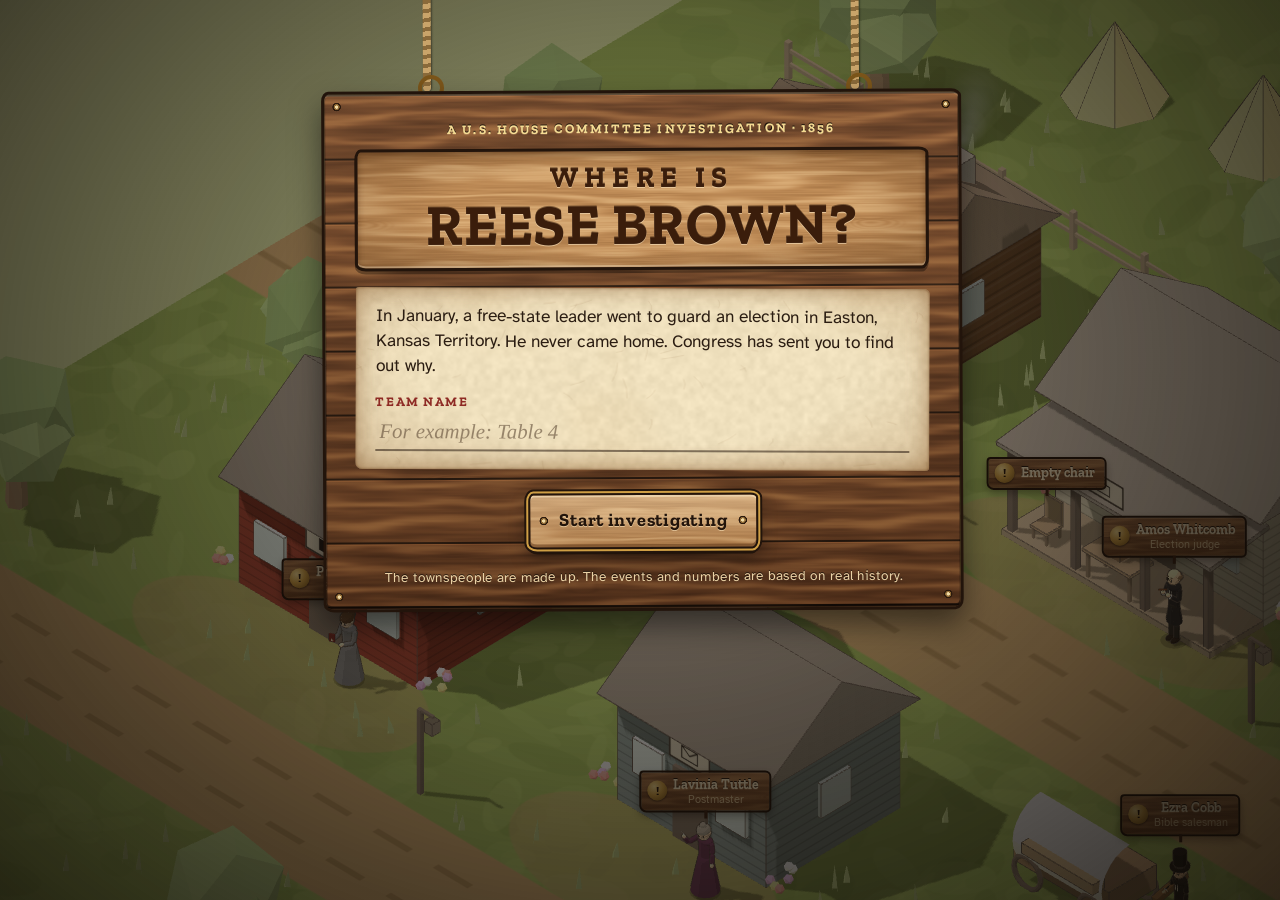
<file: index.html>
<!doctype html>
<html lang="en">
<head>
<meta charset="utf-8">
<meta name="viewport" content="width=device-width, initial-scale=1, viewport-fit=cover">
<title>Where Is Reese Brown?</title>
<meta name="description" content="An investigation game set in Easton, Kansas Territory, 1856.">
<link rel="preconnect" href="https://fonts.googleapis.com">
<link rel="preconnect" href="https://fonts.gstatic.com" crossorigin>
<link rel="stylesheet" href="https://fonts.googleapis.com/css2?family=Atkinson+Hyperlegible:ital,wght@0,400;0,700;1,400&family=IM+Fell+English:ital@0;1&family=Zilla+Slab:wght@600;700&display=swap">
<link rel="stylesheet" href="css/game.css">
<script src="js/ui-textures.js"></script>
</head>
<body>
<!-- Carved icons, drawn once and reused -->
<svg width="0" height="0" style="position:absolute" aria-hidden="true" focusable="false">
  <symbol id="i-book" viewBox="0 0 24 24"><path d="M3 5.5C5.5 4.3 8.6 4.2 11 5.6V19c-2.4-1.3-5.5-1.2-8 0z M21 5.5c-2.5-1.2-5.6-1.3-8 .1V19c2.4-1.3 5.5-1.2 8 0z" fill="currentColor"/></symbol>
  <symbol id="i-lens" viewBox="0 0 24 24"><circle cx="10" cy="10" r="6" fill="none" stroke="currentColor" stroke-width="3"/><path d="M14.5 14.5 20 20" stroke="currentColor" stroke-width="3.4" stroke-linecap="round"/></symbol>
  <symbol id="i-gear" viewBox="0 0 24 24"><path d="M10.3 2h3.4l.5 2.6 1.8.8 2.2-1.5 2.4 2.4-1.5 2.2.8 1.8 2.6.5v3.4l-2.6.5-.8 1.8 1.5 2.2-2.4 2.4-2.2-1.5-1.8.8-.5 2.6h-3.4l-.5-2.6-1.8-.8-2.2 1.5-2.4-2.4 1.5-2.2-.8-1.8L2 13.7v-3.4l2.6-.5.8-1.8-1.5-2.2 2.4-2.4 2.2 1.5 1.8-.8zM12 8.6a3.4 3.4 0 1 0 0 6.8 3.4 3.4 0 0 0 0-6.8z" fill="currentColor" fill-rule="evenodd"/></symbol>
  <symbol id="i-door" viewBox="0 0 24 24"><path d="M5 3h10v18H5z M13 12.5h-1.6" fill="none" stroke="currentColor" stroke-width="2.4" stroke-linejoin="round"/><path d="M17 8l4 4-4 4M21 12h-7" fill="none" stroke="currentColor" stroke-width="2.4" stroke-linecap="round" stroke-linejoin="round"/></symbol>
</svg>

<div id="app">
  <div id="world" aria-label="The town of Easton. Walk with W A S D or the arrow keys, or click the ground."></div>
  <div id="fallback" class="fallback" hidden></div>

  <header id="hud" class="hud" hidden>
    <div class="hud-plaque">
      <span class="hud-title">Where Is Reese Brown?</span>
      <span class="hud-sub">Easton, Kansas Territory &middot; June 1856 &middot; <span id="hudTime">Afternoon</span></span>
    </div>
    <nav class="hud-actions" aria-label="Game">
      <button type="button" id="noteBtn" class="btn btn-tile"><svg class="ico" aria-hidden="true"><use href="#i-book"/></svg><span>Notebook</span><span id="noteBadge" class="badge" hidden></span></button>
      <button type="button" id="solveBtn" class="btn btn-brass btn-tile" disabled><svg class="ico" aria-hidden="true"><use href="#i-lens"/></svg><span>Solve the case</span></button>
      <button type="button" id="menuBtn" class="btn btn-tile btn-round" aria-label="Menu"><svg class="ico" aria-hidden="true"><use href="#i-gear"/></svg></button>
    </nav>
  </header>

  <div id="lead" class="lead" hidden></div>
  <button type="button" id="prompt" class="prompt" hidden></button>
  <div id="controlsHint" class="controls-hint" hidden>
    <div class="keypad" aria-hidden="true"><kbd class="k-w">W</kbd><kbd>A</kbd><kbd>S</kbd><kbd>D</kbd></div>
    <div class="controls-text">
      <p><strong>Walk</strong> with W A S D, the arrow keys, or by clicking the ground.</p>
      <p><strong>Talk</strong> by walking up to someone and pressing <kbd>E</kbd>, or click them.</p>
      <p><kbd>N</kbd> opens your notebook. The mouse wheel zooms.</p>
    </div>
  </div>

  <!-- Title: a sign hanging over the town -->
  <section id="title" class="title-screen" aria-labelledby="titleH">
    <div class="sign">
      <span class="rope rope-l" aria-hidden="true"></span>
      <span class="rope rope-r" aria-hidden="true"></span>
      <div class="sign-board">
        <p class="sign-eyebrow">A U.S. House committee investigation &middot; 1856</p>
        <h1 id="titleH" class="sign-title"><span>Where Is</span> Reese Brown?</h1>
        <div class="sign-paper">
          <p class="title-lede">In January, a free-state leader went to guard an election in Easton, Kansas Territory. He never came home. Congress has sent you to find out why.</p>
          <label class="field-label" for="teamName">Team name</label>
          <input id="teamName" type="text" maxlength="60" placeholder="For example: Table 4" autocomplete="off">
        </div>
        <div class="title-actions">
          <button type="button" id="continueBtn" class="btn btn-brass btn-lg" hidden>Continue</button>
          <button type="button" id="startBtn" class="btn btn-brass btn-lg">Start investigating</button>
        </div>
        <p class="title-note">The townspeople are made up. The events and numbers are based on real history.</p>
      </div>
    </div>
  </section>

  <!-- Intro: framed pictures on a wooden board -->
  <section id="intro" class="intro" hidden aria-labelledby="introTitle">
    <div class="intro-card">
      <div class="intro-top">
        <button type="button" class="tag" data-readaloud aria-pressed="false">Read aloud: off</button>
        <p id="introYear" class="intro-year"></p>
        <button type="button" id="introSkip" class="tag">Skip intro</button>
      </div>
      <div class="intro-frame"><div id="introArt" class="intro-art"></div></div>
      <div class="intro-copy">
        <h2 id="introTitle"></h2>
        <p id="introText" class="intro-text"></p>
        <p id="introHint" class="intro-hint"></p>
      </div>
      <div class="intro-nav">
        <button type="button" id="introBack" class="arrow arrow-l">Back</button>
        <div id="introDots" class="dots" aria-hidden="true"></div>
        <button type="button" id="introNext" class="arrow arrow-r">Next</button>
      </div>
    </div>
  </section>

  <!-- Talking scene -->
  <section id="scene" class="scene" hidden role="dialog" aria-modal="true" aria-labelledby="dialogName">
    <div id="sceneBg" class="scene-bg"></div>
    <img id="scenePortrait" class="scene-portrait" alt="">
    <div id="scenePlace" class="scene-place"></div>
    <button type="button" id="sceneLeave" class="btn btn-dark scene-leave"><svg class="ico" aria-hidden="true"><use href="#i-door"/></svg>Leave</button>
    <div id="scenePapers" class="scene-papers" hidden></div>
    <div id="dialog" class="dialog">
      <div id="dialogName" class="dialog-name"></div>
      <p id="dialogText" class="dialog-text" aria-live="polite"></p>
      <div id="dialogMenu" class="dialog-menu" hidden></div>
      <div class="dialog-foot">
        <button type="button" class="link-btn" data-readaloud aria-pressed="false">Read aloud: off</button>
        <button type="button" id="dialogNext" class="dialog-next">Next &#9656;</button>
      </div>
    </div>
  </section>

  <!-- Notebook: an open book -->
  <section id="notebook" class="panel" hidden role="dialog" aria-modal="true" aria-labelledby="noteH">
    <div class="book">
      <div class="book-tabs" role="tablist" aria-label="Notebook sections">
        <button type="button" role="tab" data-tab="clue">Clues</button>
        <button type="button" role="tab" data-tab="history">History</button>
        <button type="button" role="tab" data-tab="who">Who decides?</button>
        <button type="button" role="tab" data-tab="timeline">Timeline</button>
      </div>
      <div class="book-page book-left">
        <h2 id="noteH" class="page-title">Clues</h2>
        <div id="noteBody"></div>
      </div>
      <div class="book-page book-right">
        <div id="noteSide"></div>
      </div>
      <span class="book-ribbon" aria-hidden="true"></span>
      <button type="button" id="noteClose" class="btn btn-dark book-close">Close</button>
    </div>
  </section>

  <!-- Solve -->
  <section id="solve" class="panel" hidden role="dialog" aria-modal="true" aria-labelledby="solveH">
    <div class="panel-card panel-wide">
      <div class="panel-head">
        <h2 id="solveH">Solve the case</h2>
        <button type="button" id="solveClose" class="btn btn-dark">Back to town</button>
      </div>
      <ol id="solveSteps" class="steps"></ol>
      <div id="solveBody" class="panel-body solve-body"></div>
      <div class="panel-foot">
        <button type="button" id="solveBack" class="btn btn-dark">Back</button>
        <button type="button" id="solveNext" class="btn btn-brass">Next</button>
      </div>
    </div>
  </section>

  <!-- Report -->
  <section id="report" class="panel" hidden role="dialog" aria-modal="true" aria-labelledby="reportH">
    <div class="panel-card panel-wide">
      <div class="panel-head">
        <h2 id="reportH">Case report</h2>
        <button type="button" id="reportClose" class="btn btn-dark">Back to town</button>
      </div>
      <div class="panel-body">
        <p class="note-lead">Copy this and paste it into Google Classroom.</p>
        <pre id="reportText" class="report-text"></pre>
      </div>
      <div class="panel-foot">
        <button type="button" id="reportPrint" class="btn btn-dark">Print</button>
        <button type="button" id="reportCopy" class="btn btn-brass">Copy report</button>
      </div>
    </div>
  </section>

  <!-- Menu -->
  <section id="menu" class="panel" hidden role="dialog" aria-modal="true" aria-labelledby="menuH">
    <div class="panel-card panel-narrow">
      <div class="panel-head"><h2 id="menuH">Menu</h2></div>
      <div class="menu-list">
        <button type="button" id="menuResume" class="btn btn-brass">Back to the game</button>
        <button type="button" class="btn btn-switch" data-readaloud aria-pressed="false">Read aloud: off</button>
        <button type="button" id="qualityBtn" class="btn">Graphics: high</button>
        <button type="button" id="menuIntro" class="btn">Replay the intro</button>
        <button type="button" id="teacherBtn" class="btn">Teacher: open the case questions now</button>
        <button type="button" id="resetBtn" class="btn btn-danger">Start over</button>
      </div>
    </div>
  </section>

  <div id="toasts" class="toasts" aria-live="polite"></div>
</div>

<script src="js/vendor/three.min.js"></script>
<script src="art/manifest.js"></script>
<script src="js/data.js"></script>
<script src="js/art.js"></script>
<script src="js/models.js"></script>
<script src="js/world.js"></script>
<script src="js/game.js"></script>
</body>
</html>
</file>
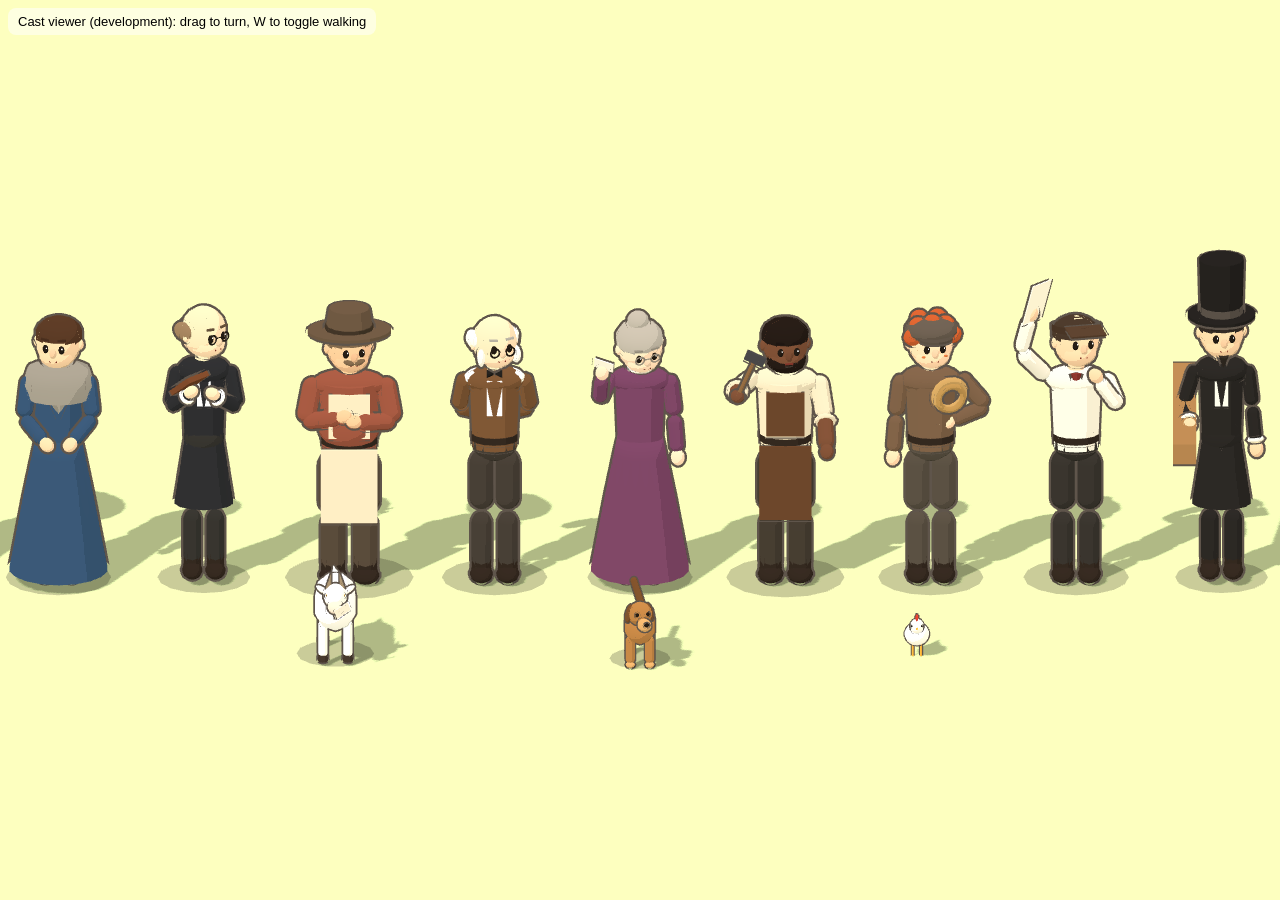
<file: cast.html>
<!doctype html>
<html lang="en"><head><meta charset="utf-8"><title>Cast viewer</title>
<style>html,body{margin:0;height:100%;background:#cfd9c4;overflow:hidden;font-family:sans-serif}#c{width:100%;height:100%;display:block}
#bar{position:fixed;left:8px;top:8px;background:#fff8;padding:6px 10px;border-radius:8px;font-size:13px}</style></head>
<body><div id="bar">Cast viewer (development): drag to turn, W to toggle walking</div><canvas id="c"></canvas>
<script src="js/vendor/three.min.js"></script>
<script src="art/manifest.js"></script>
<script src="js/art.js"></script>
<script src="js/models.js"></script>
<script>
const T = THREE, cv = document.getElementById('c');
const r = new T.WebGLRenderer({ canvas: cv, antialias: true });
r.outputEncoding = T.sRGBEncoding; r.setPixelRatio(Math.min(devicePixelRatio, 2)); r.shadowMap.enabled = true;
const scene = new T.Scene(); scene.background = new T.Color(0xcfd9c4);
const g = new Uint8Array([90,90,90,255,175,175,175,255,255,255,255,255]); const grad = new T.DataTexture(g, 3, 1, T.RGBAFormat); grad.minFilter = grad.magFilter = T.NearestFilter; grad.needsUpdate = true;
Models.init(grad);
scene.add(new T.HemisphereLight(0xfff4dc, 0x6f7a52, 0.75));
const sun = new T.DirectionalLight(0xfff1d6, 0.95); sun.position.set(-6, 10, 8); sun.castShadow = true; sun.shadow.mapSize.set(2048, 2048);
Object.assign(sun.shadow.camera, { left: -10, right: 10, top: 10, bottom: -10 }); scene.add(sun);
const ground = new T.Mesh(new T.PlaneGeometry(40, 40), new T.MeshToonMaterial({ color: 0x93ad5c, gradientMap: grad })); ground.rotation.x = -Math.PI/2; ground.receiveShadow = true; scene.add(ground);
const ids = ['player','mrsbrown','whitcomb','pruitt','pike','tuttle','grayson','byrne','bell','cobb','hale'];
const cast = ids.map((id, i) => { const m = Models.human(id); m.root.position.set((i - (ids.length-1)/2) * 1.05, 0, 0); scene.add(m.root); return m; });
const goat = Models.goat(); goat.root.position.set(-2.2, 0, 1.6); scene.add(goat.root);
const dog = Models.dog(); dog.root.position.set(0, 0, 1.7); scene.add(dog.root);
const hen = Models.chicken(); hen.root.position.set(2, 0, 1.6); scene.add(hen.root);
const params = new URLSearchParams(location.search);
const zoom = +(params.get('zoom') || 6.5), yawStart = +(params.get('yaw') || 0);
const cam = new T.OrthographicCamera(-1, 1, 1, -1, 0.1, 100);
let yaw = yawStart, walking = params.get('walk') === '1';
function place() { const a = innerWidth / innerHeight; cam.left = -zoom * a / 2; cam.right = zoom * a / 2; cam.top = zoom / 2; cam.bottom = -zoom / 2; cam.updateProjectionMatrix();
  const el = +(params.get('el') || 0.35); cam.position.set(Math.sin(yaw) * 20 * Math.cos(el), 20 * Math.sin(el) + 1, Math.cos(yaw) * 20 * Math.cos(el)); cam.lookAt(+(params.get('tx') || 0), +(params.get('ty') || 1), 0); cam.position.x += +(params.get('tx') || 0); }
let drag = null; cv.onpointerdown = e => drag = e.clientX; onpointerup = () => drag = null; onpointermove = e => { if (drag !== null) { yaw -= (e.clientX - drag) * 0.01; drag = e.clientX; } };
onkeydown = e => { if (e.key === 'w') walking = !walking; };
const clock = new T.Clock();
function tick() { requestAnimationFrame(tick); const dt = Math.min(clock.getDelta(), 0.05); place();
  cast.forEach(m => Models.animate(m, dt, { moving: walking, speed: 1.4 }));
  [goat, dog].forEach(m => Models.animate(m, dt, { moving: walking, speed: 1 })); Models.animate(hen, dt, { moving: walking });
  r.setSize(innerWidth, innerHeight, false); r.render(scene, cam); }
tick();
</script></body></html>
</file>
<file: css/game.css>
/* Where Is Reese Brown? A carved-wood interface for an 1856 frontier town.
   Planks, nails, brass and parchment, all generated in code (js/ui-textures.js).
   Wood carries the chrome; parchment carries anything students read. */
:root {
  /* wood, darkest to lightest */
  --wood-0: #22140b;
  --wood-1: #3a2214;
  --wood-2: #5a3620;
  --wood-3: #7a4b2a;
  --wood-4: #b8854f;
  --wood-5: #dcb07a;
  /* paper and ink */
  --paper: #efe0bd;
  --paper-2: #e2cb98;
  --paper-burn: rgba(112, 62, 18, 0.5);
  --ink: #2b1d12;
  --ink-soft: #5e4a36;
  /* metal, wax, and states */
  --brass-hi: #f6dc94;
  --brass: #cf9f45;
  --brass-lo: #7c561a;
  --wax: #8e2a24;
  --good: #3c6a43;
  --look: #9a4a1c;
  --carve: #f6e5c1;
  --sky-top: #9cc6df;
  --sky-bottom: #e8e6cf;
  --display: "Zilla Slab", Rockwell, Georgia, serif;
  --print: "IM Fell English", "Iowan Old Style", Georgia, serif;
  --body: "Atkinson Hyperlegible", "Segoe UI", Verdana, sans-serif;
  /* shared pieces */
  --nail: radial-gradient(circle, #f1dca6 0 1.4px, #8f6a35 1.9px 2.8px, #2a190d 3.2px 4px, transparent 4.5px);
  --bevel: inset 0 2px 0 rgba(255, 226, 180, 0.22), inset 0 -3px 0 rgba(0, 0, 0, 0.38), inset 0 0 0 1px rgba(0, 0, 0, 0.35);
  --lift: 0 14px 30px rgba(0, 0, 0, 0.5);
  --burn: inset 0 0 24px rgba(112, 62, 18, 0.5), inset 0 0 3px rgba(80, 40, 10, 0.7);
  color-scheme: dark;
}

* { box-sizing: border-box; }
[hidden] { display: none !important; }
html, body { height: 100%; margin: 0; }
body {
  background: var(--wood-0);
  color: var(--carve);
  font-family: var(--body);
  font-size: 17px;
  line-height: 1.45;
  overflow: hidden;
  -webkit-font-smoothing: antialiased;
}
button { font: inherit; color: inherit; }
.sr-only { position: absolute; width: 1px; height: 1px; overflow: hidden; clip: rect(0 0 0 0); white-space: nowrap; }
.ico { width: 1.25em; height: 1.25em; flex: none; }

#app { position: fixed; inset: 0; overflow: hidden; }
#world { position: absolute; inset: 0; background: linear-gradient(180deg, var(--sky-top) 0%, var(--sky-bottom) 70%); }
.world-canvas { position: relative; display: block; width: 100%; height: 100%; touch-action: none; cursor: pointer; }
.stars {
  position: absolute; inset: 0; opacity: 0; pointer-events: none;
  background-image:
    radial-gradient(1.5px 1.5px at 12% 8%, #fff 99%, transparent), radial-gradient(1px 1px at 27% 18%, #fff 99%, transparent),
    radial-gradient(1.5px 1.5px at 41% 6%, #fff 99%, transparent), radial-gradient(1px 1px at 58% 14%, #fff 99%, transparent),
    radial-gradient(2px 2px at 72% 5%, #fff6d8 99%, transparent), radial-gradient(1px 1px at 86% 20%, #fff 99%, transparent),
    radial-gradient(1.5px 1.5px at 6% 26%, #fff 99%, transparent), radial-gradient(1px 1px at 34% 30%, #fff 99%, transparent),
    radial-gradient(1.5px 1.5px at 64% 27%, #fff 99%, transparent), radial-gradient(1px 1px at 93% 9%, #fff 99%, transparent);
}

/* ============ Materials ============ */

/* Planked wood boards with a nail in each corner */
.hud-plaque, .controls-hint, .sign-board, .intro-card, .panel-card, .fallback, .scene-place {
  background-color: var(--wood-3);
  background-image: var(--nail), var(--nail), var(--nail), var(--nail),
    linear-gradient(180deg, rgba(255, 230, 190, 0.07), rgba(0, 0, 0, 0.2)), var(--tex-planks);
  background-position: 7px 7px, calc(100% - 7px) 7px, 7px calc(100% - 7px), calc(100% - 7px) calc(100% - 7px), 0 0, 0 0;
  background-size: 11px 11px, 11px 11px, 11px 11px, 11px 11px, 100% 100%, 512px 256px;
  background-repeat: no-repeat, no-repeat, no-repeat, no-repeat, no-repeat, repeat;
  border: 3px solid var(--wood-0);
  border-radius: 7px 10px 8px 11px / 10px 7px 11px 8px;
  box-shadow: var(--bevel), var(--lift);
  color: var(--carve);
}
/* Darker stained boards */
.hud-plaque, .controls-hint, .scene-place, .book {
  background-color: var(--wood-1);
  background-image: var(--nail), var(--nail), var(--nail), var(--nail),
    linear-gradient(180deg, rgba(255, 230, 190, 0.06), rgba(0, 0, 0, 0.22)), var(--tex-planks-dark);
}
/* Parchment */
.sign-paper, .intro-copy, .panel-body, .book-page, .lead, .toast, .dialog::before {
  background-color: var(--paper);
  background-image: radial-gradient(ellipse at 50% 45%, transparent 55%, rgba(120, 70, 20, 0.22) 100%), var(--tex-paper);
  background-size: 100% 100%, 384px 384px;
  color: var(--ink);
  box-shadow: var(--burn);
}
/* Carved lettering: cut into the wood, lit from above */
.hud-title, .panel-head h2, .sign-eyebrow, .scene-place, .label-name, .dialog-name, .controls-text strong {
  font-family: var(--display);
  color: var(--carve);
  text-shadow: 0 -1px 0 rgba(0, 0, 0, 0.75), 0 1px 0 rgba(255, 220, 170, 0.18);
}

/* ============ Buttons ============ */
.btn {
  display: inline-flex; align-items: center; justify-content: center; gap: 0.5em;
  min-height: 44px; padding: 0.4em 1.1em;
  background-color: var(--wood-4);
  background-image: linear-gradient(180deg, rgba(255, 240, 210, 0.25), rgba(80, 40, 10, 0.18)), var(--tex-board-light);
  background-size: 100% 100%, 512px 96px;
  color: var(--wood-0);
  border: 2px solid var(--wood-0);
  border-radius: 5px 8px 6px 9px / 8px 5px 9px 6px;
  box-shadow: inset 0 2px 0 rgba(255, 238, 205, 0.55), inset 0 -3px 0 rgba(70, 35, 10, 0.4), 0 3px 0 var(--wood-0), 0 7px 14px rgba(0, 0, 0, 0.35);
  font-family: var(--display); font-weight: 700; letter-spacing: 0.04em;
  text-shadow: 0 1px 0 rgba(255, 232, 190, 0.6);
  cursor: pointer;
  transition: transform 0.08s ease, filter 0.15s ease, box-shadow 0.08s ease;
}
.btn:hover { filter: brightness(1.07) saturate(1.05); }
.btn:active { transform: translateY(2px); box-shadow: inset 0 2px 0 rgba(255, 238, 205, 0.4), inset 0 -2px 0 rgba(70, 35, 10, 0.4), 0 1px 0 var(--wood-0), 0 3px 8px rgba(0, 0, 0, 0.3); }
.btn:disabled { filter: grayscale(0.7) brightness(0.8); opacity: 0.7; cursor: not-allowed; transform: none; }
.btn:focus-visible, .ask:focus-visible, .link-btn:focus-visible, .label:focus-visible, .prompt:focus-visible, .tag:focus-visible, .arrow:focus-visible, .book-tabs button:focus-visible, .pick:focus-within {
  outline: 3px solid var(--brass-hi); outline-offset: 3px;
}
/* Main action: the plank gets a brass trim and rivets */
.btn-brass {
  background-image: var(--nail), var(--nail), linear-gradient(180deg, rgba(255, 240, 210, 0.3), rgba(80, 40, 10, 0.15)), var(--tex-board-light);
  background-position: 8px 50%, calc(100% - 8px) 50%, 0 0, 0 0;
  background-size: 11px 11px, 11px 11px, 100% 100%, 512px 96px;
  background-repeat: no-repeat, no-repeat, no-repeat, repeat;
  padding-inline: 1.6em;
  box-shadow: 0 0 0 2px var(--brass), 0 0 0 4px var(--wood-0), inset 0 2px 0 rgba(255, 238, 205, 0.55), inset 0 -3px 0 rgba(70, 35, 10, 0.4), 0 5px 0 var(--wood-0), 0 9px 18px rgba(0, 0, 0, 0.4);
}
.btn-brass:active { box-shadow: 0 0 0 2px var(--brass), 0 0 0 4px var(--wood-0), inset 0 2px 0 rgba(255, 238, 205, 0.4), 0 2px 0 var(--wood-0); }
/* Dark stained plank with carved lettering */
.btn-dark {
  background-color: var(--wood-1);
  background-image: linear-gradient(180deg, rgba(255, 230, 190, 0.1), rgba(0, 0, 0, 0.2)), var(--tex-board);
  color: var(--carve);
  text-shadow: 0 -1px 0 rgba(0, 0, 0, 0.7);
}
.btn-danger {
  background-color: #6e211c;
  background-image: linear-gradient(180deg, rgba(255, 200, 180, 0.15), rgba(0, 0, 0, 0.25)), var(--tex-board);
  background-blend-mode: normal, multiply;
  color: #ffe7d6;
  text-shadow: 0 -1px 0 rgba(0, 0, 0, 0.7);
}
.btn-lg { min-height: 56px; font-size: 1.15rem; }
.btn-tile { position: relative; }
.btn-round {
  width: 52px; height: 52px; min-height: 0; padding: 0; border-radius: 50%;
  background-image: radial-gradient(circle, transparent 54%, rgba(0, 0, 0, 0.25) 56%, transparent 60%), linear-gradient(180deg, rgba(255, 240, 210, 0.25), rgba(80, 40, 10, 0.18)), var(--tex-board-light);
  box-shadow: 0 0 0 3px var(--brass), 0 0 0 5px var(--wood-0), inset 0 2px 0 rgba(255, 238, 205, 0.5), 0 6px 14px rgba(0, 0, 0, 0.4);
}
.btn-round .ico { width: 30px; height: 30px; color: var(--wood-1); }
/* A brass toggle switch drawn on the plank */
.btn-switch { justify-content: space-between; }
.btn-switch::after {
  content: ""; width: 46px; height: 22px; flex: none; border-radius: 11px;
  background: radial-gradient(circle at 11px 50%, var(--brass-hi) 0 6px, var(--brass-lo) 7px 9px, transparent 9.5px), var(--wood-0);
  box-shadow: inset 0 2px 4px rgba(0, 0, 0, 0.6), 0 1px 0 rgba(255, 230, 190, 0.35);
}
.btn-switch[aria-pressed="true"]::after { background: radial-gradient(circle at 35px 50%, var(--brass-hi) 0 6px, var(--brass-lo) 7px 9px, transparent 9.5px), var(--good); }
.link-btn { background: none; border: 0; padding: 0.2em 0; cursor: pointer; text-decoration: underline; text-underline-offset: 3px; }
.badge {
  position: absolute; top: -9px; right: -9px;
  display: grid; place-items: center; min-width: 24px; height: 24px; padding: 0 5px;
  border-radius: 50%;
  background: radial-gradient(circle at 40% 35%, #b8443b, var(--wax) 60%, #5a1612);
  color: #ffe9dc; font-family: var(--body); font-size: 0.78rem; font-weight: 700; text-shadow: none;
  box-shadow: 0 0 0 2px rgba(90, 22, 18, 0.6), 0 2px 4px rgba(0, 0, 0, 0.45);
}
kbd {
  display: inline-grid; place-items: center; min-width: 1.9em; height: 1.9em; padding: 0 0.3em;
  background-color: var(--wood-4);
  background-image: linear-gradient(180deg, rgba(255, 240, 210, 0.35), rgba(80, 40, 10, 0.2)), var(--tex-board-light);
  background-size: 100% 100%, 256px 48px;
  color: var(--wood-0);
  border: 1.5px solid var(--wood-0); border-radius: 5px;
  box-shadow: inset 0 1px 0 rgba(255, 240, 210, 0.6), 0 2px 0 var(--wood-0);
  font-family: var(--display); font-size: 0.85em; font-weight: 700; text-shadow: 0 1px 0 rgba(255, 232, 190, 0.6);
}

/* ============ HUD ============ */
.hud {
  position: absolute; top: 0; left: 0; right: 0; z-index: 5;
  display: flex; align-items: flex-start; justify-content: space-between; gap: 12px; flex-wrap: wrap;
  padding: calc(10px + env(safe-area-inset-top, 0px)) 16px 10px;
  pointer-events: none;
}
.hud > * { pointer-events: auto; }
.hud-plaque { display: flex; flex-direction: column; padding: 9px 22px 10px; }
.hud-title { font-size: 1.3rem; font-weight: 700; letter-spacing: 0.02em; }
.hud-sub { color: var(--brass-hi); font-size: 0.78rem; font-weight: 700; letter-spacing: 0.12em; text-transform: uppercase; text-shadow: 0 -1px 0 rgba(0, 0, 0, 0.6); }
.hud-actions { display: flex; gap: 12px; align-items: center; flex-wrap: wrap; }

.lead {
  position: absolute; left: 18px; bottom: calc(18px + env(safe-area-inset-bottom, 0px)); z-index: 4;
  max-width: min(420px, calc(100% - 36px));
  padding: 14px 18px 14px 20px;
  border-radius: 3px 6px 4px 7px;
  transform: rotate(-1.2deg);
  box-shadow: var(--burn), 0 8px 18px rgba(0, 0, 0, 0.45);
  font-size: 1rem;
}
.lead::before, .toast::before {
  content: ""; position: absolute; top: 6px; left: 50%; width: 12px; height: 12px; margin-left: -6px; border-radius: 50%;
  background: radial-gradient(circle at 35% 30%, var(--brass-hi), var(--brass) 45%, var(--brass-lo));
  box-shadow: 0 2px 2px rgba(0, 0, 0, 0.45);
}
.lead-label { display: block; color: var(--wax); font-family: var(--display); font-size: 0.78rem; font-weight: 700; letter-spacing: 0.14em; text-transform: uppercase; }

.prompt {
  position: absolute; left: 50%; bottom: calc(24px + env(safe-area-inset-bottom, 0px)); transform: translateX(-50%); z-index: 4;
  display: inline-flex; align-items: center; gap: 10px;
  padding: 10px 20px 10px 12px;
  background-color: var(--wood-4);
  background-image: var(--nail), var(--nail), linear-gradient(180deg, rgba(255, 240, 210, 0.28), rgba(80, 40, 10, 0.18)), var(--tex-board-light);
  background-position: 6px 50%, calc(100% - 6px) 50%, 0 0, 0 0;
  background-size: 10px 10px, 10px 10px, 100% 100%, 512px 96px;
  background-repeat: no-repeat, no-repeat, no-repeat, repeat;
  border: 2px solid var(--wood-0); border-radius: 6px 9px 7px 10px;
  box-shadow: 0 0 0 2px var(--brass), 0 0 0 4px var(--wood-0), 0 8px 20px rgba(0, 0, 0, 0.45);
  color: var(--wood-0); font-family: var(--display); font-weight: 700; font-size: 1.05rem;
  text-shadow: 0 1px 0 rgba(255, 232, 190, 0.6);
  cursor: pointer;
  animation: pop 0.18s ease-out;
}
.prompt kbd { margin-left: 6px; }
@keyframes pop { from { transform: translateX(-50%) scale(0.9); opacity: 0; } }

.controls-hint {
  position: absolute; right: 18px; bottom: calc(18px + env(safe-area-inset-bottom, 0px)); z-index: 4;
  display: flex; gap: 14px; align-items: center;
  max-width: min(470px, calc(100% - 36px));
  padding: 14px 18px;
  transition: opacity 1s ease;
}
.controls-hint.fade { opacity: 0; pointer-events: none; }
.keypad { display: grid; grid-template-columns: repeat(3, 34px); grid-template-rows: 34px 34px; gap: 4px; flex: none; }
.keypad kbd { width: 34px; height: 34px; font-size: 1rem; }
.keypad .k-w { grid-column: 2; }
.controls-text { font-size: 0.88rem; line-height: 1.45; }
.controls-text p { margin: 0 0 4px; }
.controls-text p:last-child { margin: 0; }
.controls-text kbd { font-size: 0.8em; }

/* ============ Name signs over people ============ */
.labels { position: absolute; inset: 0; pointer-events: none; z-index: 2; }
.label {
  position: absolute; left: 0; top: 0; pointer-events: auto; cursor: pointer;
  display: grid; grid-template-columns: auto auto; column-gap: 6px; align-items: center;
  padding: 4px 10px 5px 6px;
  background-color: var(--wood-2);
  background-image: linear-gradient(180deg, rgba(255, 230, 190, 0.12), rgba(0, 0, 0, 0.2)), var(--tex-board);
  background-size: 100% 100%, 256px 48px;
  border: 2px solid var(--wood-0);
  border-radius: 4px 6px 5px 7px;
  box-shadow: inset 0 1px 0 rgba(255, 226, 180, 0.25), 0 4px 8px rgba(0, 0, 0, 0.35);
  font-size: 0.8rem; line-height: 1.15; white-space: nowrap;
}
.label::after { content: ""; position: absolute; left: 50%; top: 100%; width: 3px; height: 8px; margin-left: -1.5px; background: var(--wood-1); }
.label-mark {
  grid-row: span 2; width: 20px; height: 20px; border-radius: 50%; display: grid; place-items: center;
  font-family: var(--display); font-size: 0.8rem; font-weight: 700; color: var(--wood-0);
}
.label[data-mark="new"] .label-mark { background: radial-gradient(circle at 35% 30%, var(--brass-hi), var(--brass) 45%, var(--brass-lo)); box-shadow: 0 1px 2px rgba(0, 0, 0, 0.5); }
.label[data-mark="new"] .label-mark::before { content: "!"; }
.label[data-mark="done"] .label-mark { background: rgba(0, 0, 0, 0.25); color: var(--brass-hi); box-shadow: inset 0 1px 2px rgba(0, 0, 0, 0.6); }
.label[data-mark="done"] .label-mark::before { content: "\2713"; font-size: 0.72rem; }
.label-name { font-weight: 700; font-size: 0.85rem; }
.label-role { font-size: 0.7rem; color: #e8cfa2; opacity: 0.9; }
.label-chair .label-name { grid-row: span 2; }
.label.is-near { box-shadow: 0 0 0 2px var(--brass-hi), 0 4px 10px rgba(0, 0, 0, 0.4); }

/* ============ Title: a sign hanging over the town ============ */
.title-screen {
  position: absolute; inset: 0; z-index: 10;
  display: grid; place-items: start center; padding: 0 16px 24px;
  background: radial-gradient(ellipse at 50% 40%, rgba(20, 12, 6, 0.35), rgba(12, 8, 4, 0.85));
  overflow-y: auto;
}
.sign { position: relative; width: min(640px, 100%); margin-top: clamp(40px, 10vh, 110px); transform-origin: 50% -200px; animation: swing 3.2s ease-in-out 1 both; }
@keyframes swing { 0% { transform: rotate(2.4deg); } 35% { transform: rotate(-1.4deg); } 65% { transform: rotate(0.6deg); } 100% { transform: rotate(-0.3deg); } }
.rope {
  position: absolute; bottom: 100%; width: 8px; height: 100vh; z-index: -1;
  background: repeating-linear-gradient(170deg, #c9a46a 0 5px, #8a6a3a 5px 9px);
  border-radius: 4px; box-shadow: 1px 0 2px rgba(0, 0, 0, 0.5);
}
.rope-l { left: 16%; }
.rope-r { right: 16%; }
.rope::after { content: ""; position: absolute; bottom: -10px; left: 50%; width: 18px; height: 18px; margin-left: -9px; border-radius: 50%; border: 4px solid var(--brass-lo); background: transparent; }
.sign-board { padding: 26px 30px 22px; }
.sign-eyebrow { margin: 0 0 10px; color: var(--brass-hi); font-size: 0.82rem; font-weight: 700; letter-spacing: 0.16em; text-transform: uppercase; text-align: center; }
.sign-title {
  margin: 0 0 18px; padding: 12px 18px 14px;
  background-color: var(--wood-5);
  background-image: radial-gradient(ellipse at 50% 50%, transparent 50%, rgba(60, 30, 8, 0.35) 100%), var(--tex-board-light);
  background-size: 100% 100%, 512px 96px;
  border: 3px solid var(--wood-0);
  border-radius: 6px 10px 7px 11px / 10px 6px 11px 7px;
  box-shadow: inset 0 3px 6px rgba(60, 30, 8, 0.45), inset 0 -2px 0 rgba(255, 238, 205, 0.4), 0 3px 0 rgba(0, 0, 0, 0.35);
  color: #3a1d0b;
  font-family: var(--display); font-weight: 700; text-align: center; text-transform: uppercase;
  font-size: clamp(2.2rem, 6.4vw, 3.6rem); line-height: 1; letter-spacing: 0.01em; text-wrap: balance;
  text-shadow: 0 1px 0 rgba(255, 236, 200, 0.55), 0 -1px 0 rgba(40, 18, 4, 0.5);
}
.sign-title span { display: block; font-size: 0.5em; letter-spacing: 0.22em; margin-bottom: 4px; }
.sign-paper { padding: 16px 20px 18px; border-radius: 3px 6px 4px 7px; transform: rotate(0.5deg); }
.title-lede { margin: 0 0 14px; font-size: 1.08rem; max-width: 52ch; }
.field-label { display: block; margin-bottom: 2px; font-family: var(--display); font-weight: 700; font-size: 0.82rem; letter-spacing: 0.12em; text-transform: uppercase; color: var(--wax); }
#teamName, .frame input, textarea {
  width: 100%; padding: 6px 4px; border: 0; border-bottom: 2px solid rgba(43, 29, 18, 0.55); border-radius: 0;
  background: transparent; color: var(--ink);
  font-family: var(--print); font-size: 1.3rem; font-style: italic;
}
#teamName::placeholder, .frame input::placeholder, textarea::placeholder { color: rgba(94, 74, 54, 0.6); }
#teamName:focus, .frame input:focus, textarea:focus { outline: none; border-bottom-color: var(--wax); background: rgba(255, 252, 240, 0.4); }
.title-actions { display: flex; gap: 14px; flex-wrap: wrap; justify-content: center; margin-top: 22px; }
.title-note { margin: 18px 0 0; text-align: center; font-size: 0.85rem; color: #ead2a6; text-shadow: 0 -1px 0 rgba(0, 0, 0, 0.6); }

/* ============ Intro: framed pictures on a board ============ */
.intro { position: absolute; inset: 0; z-index: 10; display: grid; place-items: center; padding: 12px 16px; background: rgba(12, 8, 4, 0.9); overflow-y: auto; }
.intro-card { position: relative; width: min(1000px, 100%); padding: 14px 18px 12px; }
.intro-top { display: flex; align-items: center; justify-content: space-between; gap: 10px; margin-bottom: 10px; }
.tag {
  padding: 5px 12px; border: 2px solid var(--wood-0); border-radius: 4px 6px 5px 7px; cursor: pointer;
  background-color: var(--wood-4);
  background-image: linear-gradient(180deg, rgba(255, 240, 210, 0.25), rgba(80, 40, 10, 0.18)), var(--tex-board-light);
  background-size: 100% 100%, 256px 48px;
  color: var(--wood-0); font-family: var(--display); font-weight: 700; font-size: 0.82rem; text-shadow: 0 1px 0 rgba(255, 232, 190, 0.6);
  box-shadow: inset 0 1px 0 rgba(255, 238, 205, 0.5), 0 2px 0 var(--wood-0);
}
.intro-year {
  margin: 0; padding: 5px 18px 6px; border-radius: 4px;
  background: linear-gradient(180deg, var(--brass-hi), var(--brass) 55%, #a57a2c);
  border: 2px solid var(--brass-lo);
  box-shadow: inset 0 1px 0 rgba(255, 250, 220, 0.8), inset 0 -2px 0 rgba(90, 60, 10, 0.4), 0 2px 4px rgba(0, 0, 0, 0.45);
  color: #3b2410; font-family: var(--display); font-weight: 700; font-size: 1.05rem; letter-spacing: 0.14em; text-transform: uppercase;
  text-shadow: 0 1px 0 rgba(255, 245, 205, 0.7);
}
.intro-frame {
  padding: 11px;
  background-color: var(--wood-1);
  background-image: linear-gradient(180deg, rgba(255, 230, 190, 0.1), rgba(0, 0, 0, 0.3)), var(--tex-board);
  background-size: 100% 100%, 512px 96px;
  border: 3px solid var(--wood-0);
  box-shadow: inset 0 2px 0 rgba(255, 226, 180, 0.25), inset 0 -2px 0 rgba(0, 0, 0, 0.4), 0 4px 10px rgba(0, 0, 0, 0.45);
}
.intro-art { aspect-ratio: 1000 / 430; max-height: 42vh; width: 100%; background: #efe6cf; overflow: hidden; box-shadow: inset 0 0 0 3px rgba(0, 0, 0, 0.55), inset 0 0 22px rgba(0, 0, 0, 0.35); }
.intro-art svg, .intro-art img { display: block; width: 100%; height: 100%; object-fit: cover; }
.intro-copy { margin-top: 12px; padding: 14px 22px 16px; border-radius: 3px 6px 4px 7px; }
.intro-copy h2 { margin: 0 0 6px; font-family: var(--print); font-weight: 400; font-size: clamp(1.7rem, 3.4vw, 2.3rem); line-height: 1.05; color: var(--ink); text-wrap: balance; }
.intro-text { margin: 0; font-size: 1.12rem; max-width: 72ch; }
.intro-hint { margin: 10px 0 0; padding: 6px 12px; border-left: 4px solid var(--wax); background: rgba(142, 42, 36, 0.08); font-family: var(--print); font-style: italic; font-size: 1.12rem; max-width: 70ch; }
.intro-nav { display: flex; align-items: center; justify-content: space-between; gap: 12px; margin-top: 12px; }
.arrow {
  min-width: 150px; height: 54px; padding: 0 36px 0 22px; border: 0; cursor: pointer;
  background-color: var(--wood-4);
  background-image: linear-gradient(180deg, rgba(255, 240, 210, 0.3), rgba(80, 40, 10, 0.25)), var(--tex-board-light);
  background-size: 100% 100%, 512px 96px;
  color: var(--wood-0); font-family: var(--display); font-weight: 700; font-size: 1.05rem; letter-spacing: 0.04em;
  text-shadow: 0 1px 0 rgba(255, 232, 190, 0.6);
  clip-path: polygon(0 20%, 82% 20%, 82% 0, 100% 50%, 82% 100%, 82% 80%, 0 80%);
  filter: drop-shadow(0 3px 0 var(--wood-0)) drop-shadow(0 6px 8px rgba(0, 0, 0, 0.45));
  transition: transform 0.1s ease;
}
.arrow:hover { transform: translateX(3px); }
.arrow-l { padding: 0 22px 0 36px; clip-path: polygon(18% 0, 18% 20%, 100% 20%, 100% 80%, 18% 80%, 18% 100%, 0 50%); }
.arrow-l:hover { transform: translateX(-3px); }
.arrow:disabled { opacity: 0.35; cursor: default; transform: none; }
.dots { display: flex; gap: 8px; }
.dots span { width: 12px; height: 12px; border-radius: 50%; background: radial-gradient(circle at 35% 30%, #7a6a52, #3a2a18); box-shadow: inset 0 1px 2px rgba(0, 0, 0, 0.6); }
.dots span.past { background: radial-gradient(circle at 35% 30%, #c9a46a, #7c561a); }
.dots span.on { background: radial-gradient(circle at 35% 30%, var(--brass-hi), var(--brass) 45%, var(--brass-lo)); box-shadow: 0 0 8px rgba(246, 220, 148, 0.8); transform: scale(1.25); }

/* ============ Talking scene ============ */
.scene { position: absolute; inset: 0; z-index: 8; overflow: hidden; background: #120d0a; animation: fadein 0.25s ease-out; }
@keyframes fadein { from { opacity: 0; } }
.scene-bg { position: absolute; inset: 0; background-size: cover; background-position: center; }
.scene-portrait {
  position: absolute; left: 2%; bottom: 0; z-index: 1;
  height: min(92%, 860px); max-width: 48%; object-fit: contain; object-position: bottom left;
  filter: drop-shadow(0 12px 24px rgba(0, 0, 0, 0.45));
  animation: slidein 0.3s ease-out;
}
@keyframes slidein { from { transform: translateX(-24px); opacity: 0; } }
.scene-place {
  position: absolute; top: calc(12px + env(safe-area-inset-top, 0px)); left: 16px; z-index: 2;
  padding: 7px 28px 8px; font-size: 0.86rem; font-weight: 700; letter-spacing: 0.14em; text-transform: uppercase;
}
.scene-place:empty { display: none; }
.scene-place { background-image: linear-gradient(180deg, rgba(255, 230, 190, 0.08), rgba(0, 0, 0, 0.22)), var(--tex-planks-dark); background-position: 0 0, 0 0; background-size: 100% 100%, 512px 256px; background-repeat: no-repeat, repeat; }
.scene-leave { position: absolute; top: calc(10px + env(safe-area-inset-top, 0px)); right: 16px; z-index: 3; }
/* The dialogue box: parchment set into a dark wooden frame */
.dialog {
  position: absolute; z-index: 3; isolation: isolate;
  right: 3%; bottom: calc(3% + env(safe-area-inset-bottom, 0px));
  width: min(780px, 58%);
  padding: 34px 34px 16px;
  background-color: var(--wood-1);
  background-image: var(--nail), var(--nail), var(--nail), var(--nail), linear-gradient(180deg, rgba(255, 230, 190, 0.08), rgba(0, 0, 0, 0.25)), var(--tex-planks-dark);
  background-position: 7px 7px, calc(100% - 7px) 7px, 7px calc(100% - 7px), calc(100% - 7px) calc(100% - 7px), 0 0, 0 0;
  background-size: 11px 11px, 11px 11px, 11px 11px, 11px 11px, 100% 100%, 512px 256px;
  background-repeat: no-repeat, no-repeat, no-repeat, no-repeat, no-repeat, repeat;
  border: 3px solid var(--wood-0);
  border-radius: 8px 11px 9px 12px / 11px 8px 12px 9px;
  box-shadow: var(--bevel), 0 18px 40px rgba(0, 0, 0, 0.55);
  color: var(--ink);
  cursor: pointer;
}
.dialog::before { content: ""; position: absolute; inset: 14px; z-index: -1; border-radius: 3px 5px 4px 6px; }
.dialog-name {
  position: absolute; top: -20px; left: 30px;
  padding: 6px 20px 7px;
  background-color: var(--wood-2);
  background-image: var(--nail), var(--nail), linear-gradient(180deg, rgba(255, 230, 190, 0.14), rgba(0, 0, 0, 0.18)), var(--tex-board);
  background-position: 5px 50%, calc(100% - 5px) 50%, 0 0, 0 0;
  background-size: 9px 9px, 9px 9px, 100% 100%, 512px 96px;
  background-repeat: no-repeat, no-repeat, no-repeat, repeat;
  border: 2px solid var(--wood-0); border-radius: 5px 7px 6px 8px;
  box-shadow: inset 0 1px 0 rgba(255, 226, 180, 0.3), 0 4px 8px rgba(0, 0, 0, 0.45);
  font-weight: 700; font-size: 1.15rem; letter-spacing: 0.03em;
}
.dialog-name:empty { display: none; }
.dialog.is-you .dialog-name {
  background-color: var(--paper); background-image: var(--tex-paper); background-size: 384px 384px;
  color: var(--ink); text-shadow: none; font-family: var(--print); font-style: italic; letter-spacing: 0;
}
.dialog-text { margin: 0; min-height: 3.2em; font-size: clamp(1.1rem, 1.6vw, 1.3rem); line-height: 1.5; }
.dialog-menu { display: grid; gap: 8px; margin-top: 12px; cursor: default; }
/* Question boards: light planks with a brass stud */
.ask {
  position: relative;
  display: grid; grid-template-columns: 2em 1fr auto; align-items: center; gap: 10px;
  width: 100%; padding: 8px 12px 8px 8px; text-align: left; cursor: pointer;
  background-color: var(--wood-4);
  background-image: linear-gradient(180deg, rgba(255, 240, 210, 0.3), rgba(80, 40, 10, 0.15)), var(--tex-board-light);
  background-size: 100% 100%, 512px 96px;
  border: 2px solid var(--wood-0); border-radius: 4px 7px 5px 8px / 7px 4px 8px 5px;
  box-shadow: inset 0 2px 0 rgba(255, 238, 205, 0.5), inset 0 -2px 0 rgba(70, 35, 10, 0.35), 0 2px 0 var(--wood-0);
  color: var(--wood-0); font-family: var(--body); font-weight: 700; font-size: 1.02rem;
  text-shadow: 0 1px 0 rgba(255, 232, 190, 0.55);
  transition: transform 0.1s ease, filter 0.1s ease;
}
.ask:hover { transform: translateX(4px); filter: brightness(1.06); }
.ask-key {
  display: grid; place-items: center; width: 28px; height: 28px; border-radius: 50%;
  background: radial-gradient(circle at 35% 30%, var(--brass-hi), var(--brass) 45%, var(--brass-lo));
  box-shadow: 0 1px 2px rgba(0, 0, 0, 0.5);
  color: #3b2410; font-family: var(--display); font-size: 0.82rem;
}
.ask-tag { font-family: var(--display); font-size: 0.72rem; letter-spacing: 0.1em; text-transform: uppercase; opacity: 0.7; }
.ask-new {
  opacity: 1; padding: 2px 9px; border-radius: 3px; color: #fff1e6; text-shadow: none;
  background: linear-gradient(180deg, #b2433a, var(--wax));
  clip-path: polygon(0 0, 100% 0, 92% 50%, 100% 100%, 0 100%);
}
.ask.is-done { filter: saturate(0.6) brightness(0.92); }
.ask.is-done .ask-label { opacity: 0.8; }
.ask.is-decide { box-shadow: inset 4px 0 0 var(--brass), inset 0 2px 0 rgba(255, 238, 205, 0.5), inset 0 -2px 0 rgba(70, 35, 10, 0.35), 0 2px 0 var(--wood-0); }
.ask-leave {
  grid-template-columns: 2em 1fr;
  background-color: var(--wood-1);
  background-image: linear-gradient(180deg, rgba(255, 230, 190, 0.1), rgba(0, 0, 0, 0.2)), var(--tex-board);
  color: var(--carve); text-shadow: 0 -1px 0 rgba(0, 0, 0, 0.7);
}
.ask-leave .ask-key { font-size: 0.6rem; }
.ask.is-choice {
  grid-template-columns: 2em 1fr; padding-block: 12px;
  box-shadow: 0 0 0 2px var(--brass), 0 0 0 4px var(--wood-0), inset 0 2px 0 rgba(255, 238, 205, 0.5), 0 4px 0 var(--wood-0);
  margin-block: 4px;
}
.dialog-foot { display: flex; justify-content: space-between; align-items: center; margin-top: 10px; font-size: 0.85rem; }
.dialog-foot .link-btn { color: var(--ink-soft); }
.dialog-next { background: none; border: 0; color: var(--wax); font-family: var(--display); font-weight: 700; font-size: 1rem; cursor: pointer; animation: nudge 1.4s ease-in-out infinite; }
@keyframes nudge { 50% { transform: translateX(4px); } }
.scene.chair-mode .dialog { left: 50%; right: auto; transform: translateX(-50%); width: min(820px, calc(100% - 32px)); }
.scene.chair-mode .scene-bg { filter: saturate(0.4) brightness(0.7); }
.scene-papers {
  position: absolute; z-index: 2; top: 10%; right: 4%; width: min(760px, 58%);
  display: grid; grid-template-columns: 1fr 1fr; gap: 16px; cursor: pointer;
}
.newspaper {
  padding: 16px 18px 18px; color: var(--ink);
  background-color: #f6efdc; background-image: var(--tex-paper); background-size: 384px 384px;
  border: 1px solid #b9ab8a; box-shadow: inset 0 0 14px rgba(110, 70, 20, 0.25), 0 10px 26px rgba(0, 0, 0, 0.45);
  transform: rotate(-1.2deg);
}
.newspaper + .newspaper { transform: rotate(1.4deg); }
.paper-name { font-family: var(--print); font-size: 1.4rem; text-align: center; border-bottom: 3px double var(--ink); padding-bottom: 4px; }
.paper-side { text-align: center; font-size: 0.75rem; letter-spacing: 0.1em; text-transform: uppercase; margin: 4px 0 8px; color: var(--ink-soft); }
.newspaper h3 { margin: 0 0 6px; font-family: var(--display); font-size: 1.45rem; line-height: 1.05; text-align: center; }
.newspaper p { margin: 0; font-size: 0.98rem; }

/* ============ Panels: parchment pinned to a board ============ */
.panel { position: absolute; inset: 0; z-index: 9; display: grid; place-items: center; padding: 16px; background: rgba(12, 8, 4, 0.72); }
.panel-card { width: min(760px, 100%); max-height: calc(100% - 8px); display: flex; flex-direction: column; padding: 0 14px 14px; }
.panel-wide { width: min(920px, 100%); }
.panel-narrow { width: min(440px, 100%); }
.panel-head { display: flex; justify-content: space-between; align-items: center; gap: 12px; padding: 14px 6px 10px; }
.panel-head h2 { margin: 0; font-size: 1.7rem; font-weight: 700; letter-spacing: 0.04em; text-transform: uppercase; }
.panel-body { padding: 18px 24px 20px; overflow-y: auto; min-height: 0; border-radius: 3px 5px 4px 6px; }
.panel-foot { display: flex; justify-content: space-between; gap: 12px; padding: 14px 4px 2px; }
.panel-foot .btn-brass { margin-left: auto; }
.note-lead { margin: 4px 0 10px; color: var(--ink-soft); }
.notes { margin: 8px 0; padding: 0; list-style: none; display: grid; gap: 10px; }
.notes li { position: relative; padding-left: 24px; }
.notes li::before { content: ""; position: absolute; left: 2px; top: 0.35em; width: 12px; height: 12px; border-radius: 50%; background: radial-gradient(circle at 35% 30%, var(--brass-hi), var(--brass) 45%, var(--brass-lo)); box-shadow: 0 1px 1px rgba(0, 0, 0, 0.4); }
.note-sub { margin: 18px 0 4px; font-family: var(--print); font-size: 1.3rem; font-weight: 400; }
.note-empty { color: var(--ink-soft); font-family: var(--print); font-style: italic; font-size: 1.1rem; }
.who-table { width: 100%; border-collapse: collapse; font-size: 0.96rem; }
.who-table th, .who-table td { text-align: left; vertical-align: top; padding: 7px 8px; border-bottom: 1px dashed rgba(43, 29, 18, 0.3); }
.who-table thead th { font-family: var(--display); font-size: 0.76rem; letter-spacing: 0.1em; text-transform: uppercase; color: var(--wax); border-bottom: 2px solid rgba(43, 29, 18, 0.45); }
.who-table tbody th { white-space: nowrap; }
.who-table tr.is-unknown td { color: var(--ink-soft); font-style: italic; }
.timeline { list-style: none; margin: 8px 0; padding: 0; display: grid; gap: 12px; }
.timeline li { display: grid; grid-template-columns: 7.5em 1fr; gap: 10px; }
.tl-year { font-family: var(--display); font-weight: 700; color: var(--wax); }

.steps { list-style: none; display: flex; flex-wrap: wrap; gap: 6px; margin: 0; padding: 0 4px 12px; }
.steps li {
  padding: 3px 11px; border-radius: 3px; font-family: var(--display); font-size: 0.78rem; font-weight: 700; letter-spacing: 0.04em;
  background: rgba(0, 0, 0, 0.28); color: #d9c39a; box-shadow: inset 0 1px 2px rgba(0, 0, 0, 0.5);
}
.steps li.past { background: linear-gradient(180deg, #c9a46a, #8f6a35); color: #2a190d; box-shadow: inset 0 1px 0 rgba(255, 240, 200, 0.5); }
.steps li.on { background: linear-gradient(180deg, var(--brass-hi), var(--brass)); color: #3b2410; box-shadow: 0 0 0 2px var(--brass-lo), 0 0 10px rgba(246, 220, 148, 0.5); }
.solve-body h2 { margin: 4px 0 6px; font-family: var(--print); font-weight: 400; font-size: 1.9rem; line-height: 1.1; }
.solve-body h3 { margin: 18px 0 8px; font-family: var(--display); font-size: 1.02rem; letter-spacing: 0.02em; }
.solve-note { padding: 8px 12px; border-left: 4px solid var(--wax); background: rgba(142, 42, 36, 0.07); font-family: var(--print); font-style: italic; font-size: 1.08rem; }
.choices, .clue-picks { display: grid; gap: 8px; }
.pick {
  display: grid; grid-template-columns: auto 1fr; gap: 12px; align-items: start;
  padding: 10px 12px; border-radius: 4px; cursor: pointer;
  background: rgba(255, 250, 236, 0.55); border: 1.5px solid rgba(43, 29, 18, 0.25);
  box-shadow: 0 1px 0 rgba(255, 255, 255, 0.4);
}
.pick:hover { border-color: rgba(43, 29, 18, 0.6); }
.pick:has(input:checked) { border-color: var(--wax); background: rgba(255, 238, 225, 0.75); box-shadow: inset 4px 0 0 var(--wax); }
/* brass knobs instead of default radios and checkboxes */
.pick input {
  appearance: none; -webkit-appearance: none; margin: 1px 0 0; width: 22px; height: 22px; flex: none; cursor: pointer;
  background: radial-gradient(circle at 35% 30%, var(--brass-hi), var(--brass) 45%, var(--brass-lo));
  border: 2px solid var(--wood-1); box-shadow: 0 1px 2px rgba(0, 0, 0, 0.4);
}
.pick input[type="radio"] { border-radius: 50%; }
.pick input[type="checkbox"] { border-radius: 4px; }
.pick input:checked { box-shadow: inset 0 0 0 5px rgba(0, 0, 0, 0), inset 0 0 0 11px var(--wood-1), 0 1px 2px rgba(0, 0, 0, 0.4); }
.pick input[type="checkbox"]:checked { background: var(--wood-1); box-shadow: inset 0 0 0 3px var(--brass); }
.pick input[type="checkbox"]:checked::after { content: "\2713"; display: block; color: var(--brass-hi); font-weight: 700; font-size: 15px; line-height: 18px; text-align: center; }
.feedback { margin-top: 10px; min-height: 1.4em; font-weight: 700; }
.feedback.good { color: var(--good); }
.feedback.look { color: var(--look); }
.frame { display: flex; flex-wrap: wrap; align-items: baseline; gap: 8px; font-size: 1.1rem; }
.frame span { font-family: var(--print); font-size: 1.2rem; }
.frame input { flex: 1 1 200px; width: auto; font-size: 1.15rem; }
.exit-q { font-family: var(--print); font-size: 1.5rem; line-height: 1.2; }
textarea { resize: vertical; border: 1.5px solid rgba(43, 29, 18, 0.35); border-radius: 4px; padding: 10px; background: rgba(255, 252, 240, 0.45); }
.outcomes { display: grid; grid-template-columns: repeat(auto-fit, minmax(260px, 1fr)); gap: 16px; margin-top: 12px; }
.outcome { position: relative; padding: 16px 18px 18px; border-radius: 4px; background: rgba(255, 250, 236, 0.6); border: 1.5px solid rgba(43, 29, 18, 0.25); box-shadow: 0 3px 8px rgba(80, 40, 10, 0.18); }
.outcome::after {
  content: ""; position: absolute; top: -12px; right: 14px; width: 34px; height: 34px; border-radius: 50%;
  background: radial-gradient(circle at 40% 35%, #b8443b, var(--wax) 55%, #5a1612);
  box-shadow: 0 0 0 3px rgba(142, 42, 36, 0.35), 0 3px 5px rgba(0, 0, 0, 0.35);
}
.outcome .eyebrow { margin: 0 0 4px; color: var(--wax); font-family: var(--display); font-size: 0.75rem; font-weight: 700; letter-spacing: 0.14em; text-transform: uppercase; }
.outcome h3 { margin: 2px 0 8px; font-family: var(--print); font-weight: 400; font-size: 1.35rem; line-height: 1.15; }
.outcome p { margin: 0; }
.outcome-close { margin: 20px 0 0; font-family: var(--print); font-style: italic; font-size: 1.45rem; }
.reality { max-width: 66ch; }
.reality .eyebrow { margin: 0; color: var(--wax); font-family: var(--display); font-size: 0.78rem; font-weight: 700; letter-spacing: 0.14em; text-transform: uppercase; }
.reality h2 { font-size: 2.2rem; }
.reality h3 { font-family: var(--print); font-weight: 400; font-size: 1.35rem; }
.reality p { font-size: 1.08rem; }
.report-text { margin: 0; padding: 14px; border-radius: 4px; overflow: auto; background: rgba(255, 252, 240, 0.5); border: 1.5px dashed rgba(43, 29, 18, 0.35); font-family: var(--body); font-size: 0.92rem; white-space: pre-wrap; color: var(--ink); }
.menu-list { display: grid; gap: 12px; padding: 4px 4px 6px; }

/* ============ Notebook: an open book ============ */
#notebook { padding-top: 64px; background: rgba(12, 8, 4, 0.78); }
.book {
  position: relative;
  width: min(1080px, 100%); height: min(660px, 100%);
  display: grid; grid-template-columns: 1fr 1fr;
  padding: 16px 18px 18px;
  border: 3px solid var(--wood-0);
  border-radius: 14px 18px 14px 18px;
  background-position: 9px 9px, calc(100% - 9px) 9px, 9px calc(100% - 9px), calc(100% - 9px) calc(100% - 9px), 0 0, 0 0;
  background-size: 11px 11px, 11px 11px, 11px 11px, 11px 11px, 100% 100%, 512px 256px;
  background-repeat: no-repeat, no-repeat, no-repeat, no-repeat, no-repeat, repeat;
  box-shadow: var(--bevel), 0 24px 50px rgba(0, 0, 0, 0.6);
}
.book-page { position: relative; min-height: 0; overflow-y: auto; padding: 26px 30px 26px; }
.book-left { border-radius: 6px 2px 2px 6px; box-shadow: var(--burn), inset -34px 0 34px -22px rgba(80, 40, 8, 0.55); }
.book-right { border-radius: 2px 6px 6px 2px; box-shadow: var(--burn), inset 34px 0 34px -22px rgba(80, 40, 8, 0.55); }
.page-title {
  margin: 0 auto 14px; width: fit-content; max-width: 100%; padding: 4px 34px 6px;
  background: #e4cc98;
  clip-path: polygon(0 0, 100% 0, 95% 50%, 100% 100%, 0 100%, 5% 50%);
  font-family: var(--print); font-weight: 400; font-size: 1.7rem; color: var(--ink); text-align: center;
}
.book-tabs { position: absolute; top: -40px; left: 40px; display: flex; gap: 6px; }
.book-tabs button {
  padding: 8px 16px 18px; border: 0; border-radius: 6px 6px 0 0; cursor: pointer;
  color: #fff3e2; font-family: var(--display); font-weight: 700; font-size: 0.9rem; letter-spacing: 0.04em;
  text-shadow: 0 -1px 0 rgba(0, 0, 0, 0.5);
  box-shadow: inset 0 2px 0 rgba(255, 255, 255, 0.2), 0 -2px 6px rgba(0, 0, 0, 0.35);
  transform: translateY(10px); transition: transform 0.12s ease;
}
.book-tabs button:nth-child(1) { background: linear-gradient(180deg, #a83c33, var(--wax)); }
.book-tabs button:nth-child(2) { background: linear-gradient(180deg, #46627e, #2f4a62); }
.book-tabs button:nth-child(3) { background: linear-gradient(180deg, #6f7f3c, #4d5c25); }
.book-tabs button:nth-child(4) { background: linear-gradient(180deg, #b48a3a, #8a6420); }
.book-tabs button[aria-selected="true"] { transform: translateY(0); }
.book-ribbon {
  position: absolute; bottom: -38px; left: 47%; width: 24px; height: 56px;
  background: linear-gradient(90deg, #6e1f1a, #a8372f 50%, #6e1f1a);
  clip-path: polygon(0 0, 100% 0, 100% 100%, 50% 80%, 0 100%);
  filter: drop-shadow(0 3px 3px rgba(0, 0, 0, 0.45));
}
.book-close { position: absolute; top: 26px; right: 30px; min-height: 36px; padding: 0.25em 0.9em; font-size: 0.9rem; }
.side-h { margin: 0 0 6px; font-family: var(--display); font-size: 0.8rem; font-weight: 700; letter-spacing: 0.14em; text-transform: uppercase; color: var(--wax); }
.side-block { margin-bottom: 20px; }
.side-lead { margin: 0; font-family: var(--print); font-style: italic; font-size: 1.25rem; line-height: 1.3; }
.tally { display: grid; grid-template-columns: repeat(3, 1fr); gap: 10px; }
.tally div { padding: 8px 10px; border-radius: 4px; background: rgba(255, 250, 236, 0.55); border: 1.5px solid rgba(43, 29, 18, 0.2); text-align: center; }
.tally strong { display: block; font-family: var(--display); font-size: 1.6rem; line-height: 1; color: var(--ink); }
.tally span { font-size: 0.8rem; color: var(--ink-soft); }
.side-list { margin: 0; padding: 0; list-style: none; display: grid; gap: 6px; }
.side-list li { display: grid; grid-template-columns: 22px 1fr; gap: 8px; align-items: start; }
.side-list .stud { width: 16px; height: 16px; margin-top: 3px; border-radius: 50%; background: radial-gradient(circle at 35% 30%, var(--brass-hi), var(--brass) 45%, var(--brass-lo)); }
.side-list .stud.off { background: radial-gradient(circle at 35% 30%, #a99b84, #6b5f4c); }

/* ============ Toasts: notes pinned to the corner ============ */
.toasts { position: absolute; top: calc(84px + env(safe-area-inset-top, 0px)); right: 18px; z-index: 20; display: grid; gap: 10px; width: min(340px, calc(100% - 36px)); pointer-events: none; }
.toast {
  position: relative; padding: 18px 16px 12px; border-radius: 3px 6px 4px 7px;
  box-shadow: var(--burn), 0 10px 22px rgba(0, 0, 0, 0.45);
  font-size: 0.92rem;
  animation: toastin 0.3s ease-out; transition: opacity 0.5s ease, transform 0.5s ease;
  transform: rotate(-0.8deg);
}
.toast:nth-child(even) { transform: rotate(0.9deg); }
.toast.out { opacity: 0; transform: translateX(24px) rotate(2deg); }
.toast-kind { display: block; color: var(--wax); font-family: var(--display); font-size: 0.72rem; font-weight: 700; letter-spacing: 0.14em; text-transform: uppercase; }
@keyframes toastin { from { opacity: 0; transform: translateY(-14px) rotate(-3deg); } }

/* ============ Fallback town (no 3D) ============ */
.fallback { position: absolute; inset: 0; z-index: 1; padding: 100px 20px 100px; overflow-y: auto; border-radius: 0; }
.fallback h2 { font-family: var(--display); margin: 0 0 4px; }
.fallback-grid { display: grid; grid-template-columns: repeat(auto-fill, minmax(220px, 1fr)); gap: 12px; margin-top: 16px; }
.fallback-place { display: grid; gap: 2px; text-align: left; padding: 14px; border: 2px solid var(--wood-0); border-radius: 6px; cursor: pointer; background-color: var(--wood-4); background-image: var(--tex-board-light); color: var(--wood-0); font-family: var(--body); }
.fallback-place span { opacity: 0.8; font-size: 0.9rem; }

/* ============ Small screens ============ */
@media (max-width: 760px) {
  body { font-size: 16px; }
  .hud-sub { display: none; }
  .btn-tile span:not(.badge) { display: none; }
  .scene-portrait { left: 50%; transform: translateX(-50%); height: 52%; max-width: 90%; object-position: bottom center; animation: none; }
  .dialog { left: 12px; right: 12px; width: auto; bottom: 12px; max-height: 58%; overflow-y: auto; padding: 32px 24px 14px; }
  .scene-papers { left: 12px; right: 12px; width: auto; top: 60px; grid-template-columns: 1fr; }
  .controls-hint { display: none; }
  .lead { bottom: 84px; }
  .timeline li { grid-template-columns: 1fr; gap: 0; }
  .book { grid-template-columns: 1fr; height: auto; max-height: 100%; overflow-y: auto; }
  .book-left, .book-right { border-radius: 6px; }
  .book-tabs { left: 12px; right: 12px; overflow-x: auto; }
  .book-tabs button { padding: 7px 10px 16px; font-size: 0.8rem; }
  .intro-card { padding: 12px 12px 10px; }
  .intro-top { flex-wrap: wrap; justify-content: center; }
  .arrow { min-width: 0; height: 46px; padding: 0 30px 0 14px; font-size: 0.92rem; }
  .arrow-l { padding: 0 14px 0 30px; }
  .dots { gap: 4px; }
  .dots span { width: 8px; height: 8px; }
  .intro-copy { padding: 12px 14px 14px; }
  .rope { display: none; }
}
@media (prefers-reduced-motion: reduce) {
  *, *::before, *::after { animation: none !important; transition: none !important; }
}
@media print {
  body { overflow: visible; background: #fff; color: #000; }
  #app { position: static; }
  #app > *:not(#report) { display: none !important; }
  #report { position: static; display: block; background: none; padding: 0; }
  #report .panel-card { box-shadow: none; max-height: none; background: none; border: 0; }
  #report .panel-head button, #report .panel-foot, #report .note-lead { display: none; }
  #report .panel-head h2 { color: #000; text-shadow: none; }
  .report-text { border: 0; margin: 0; }
}
</file>
